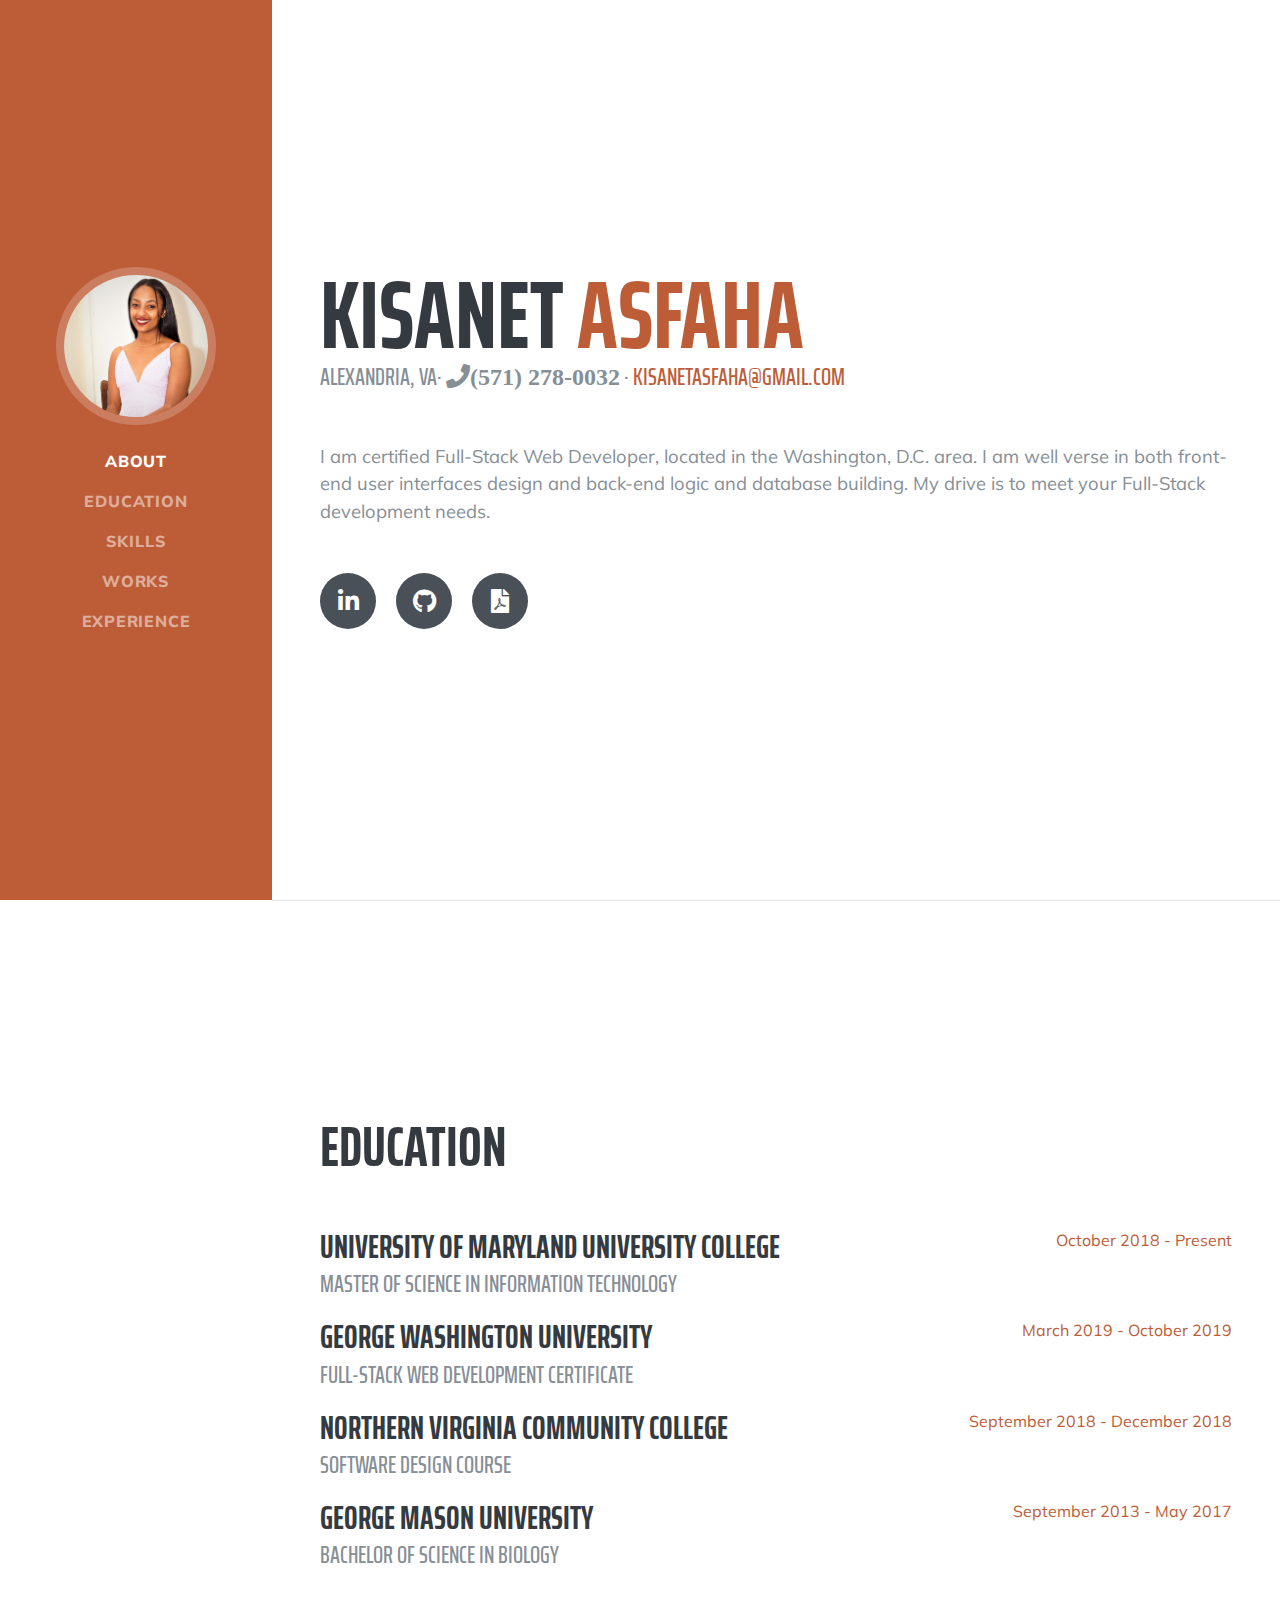
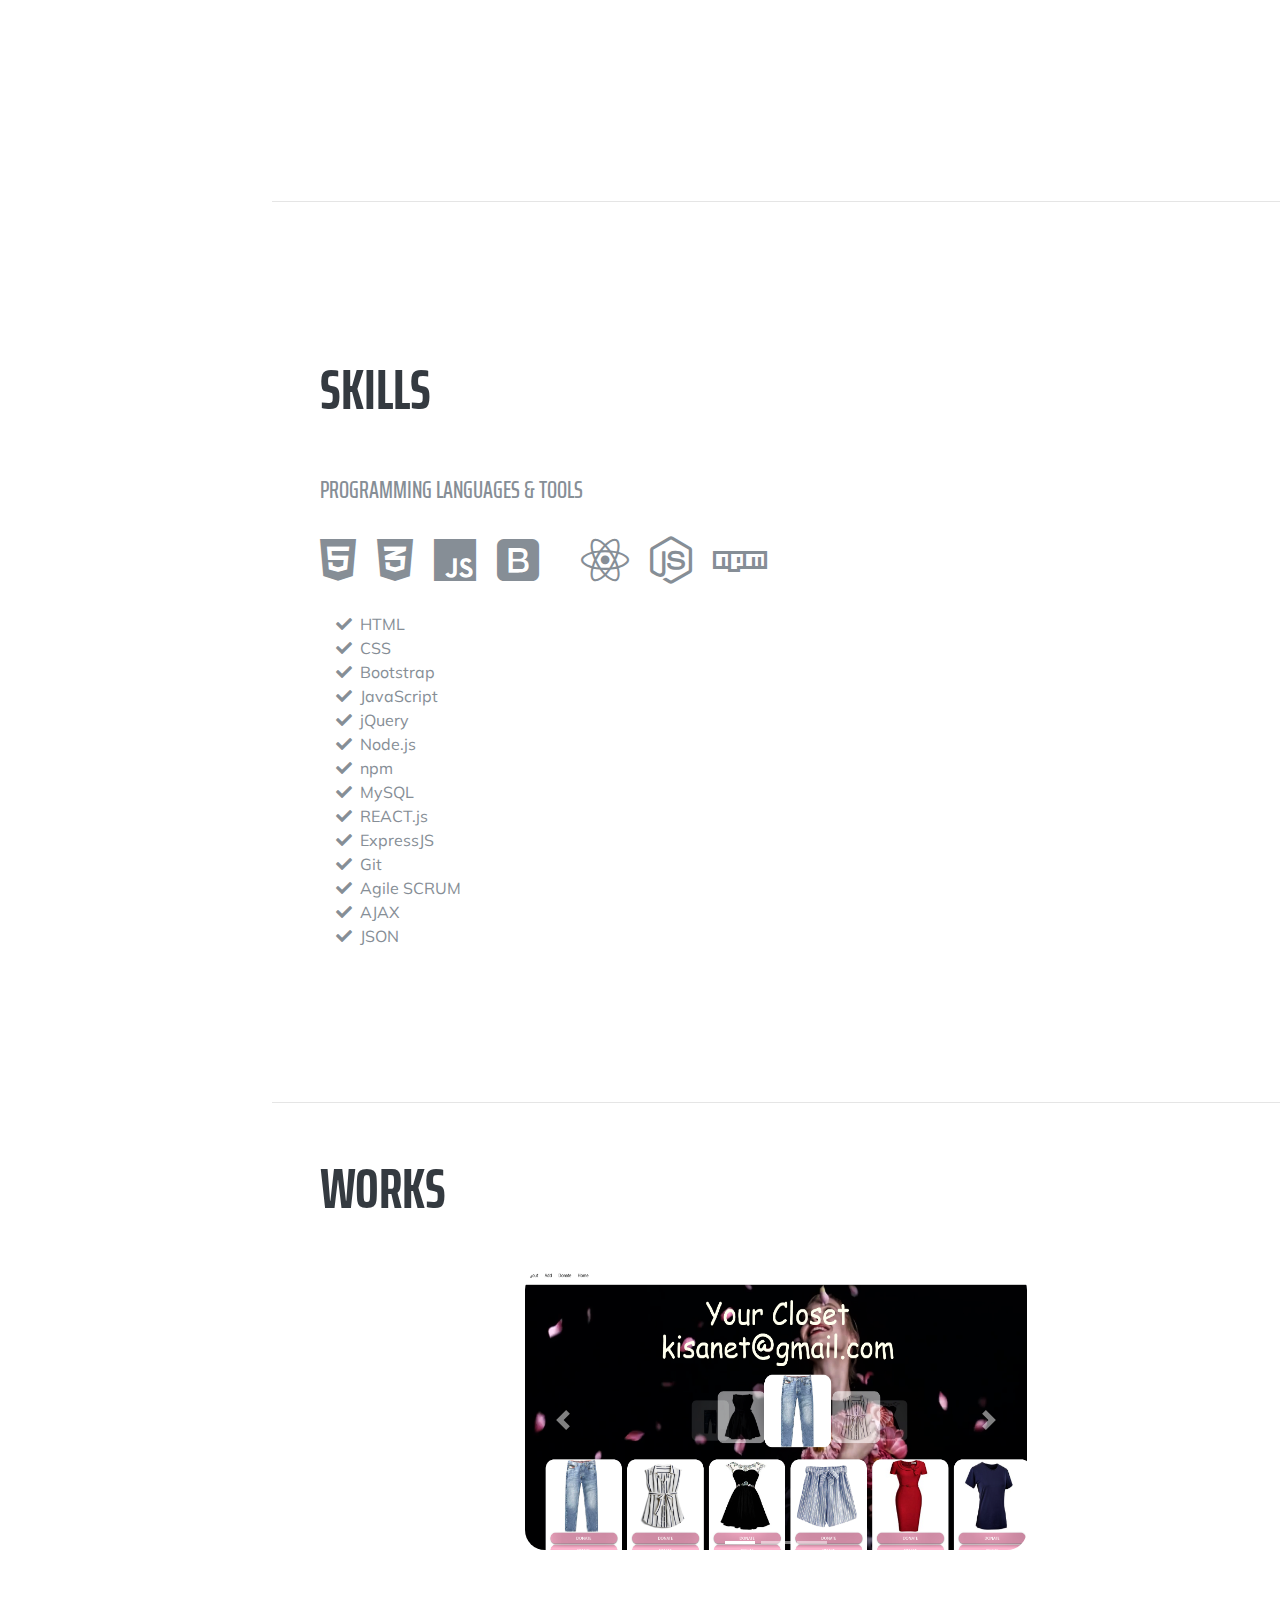
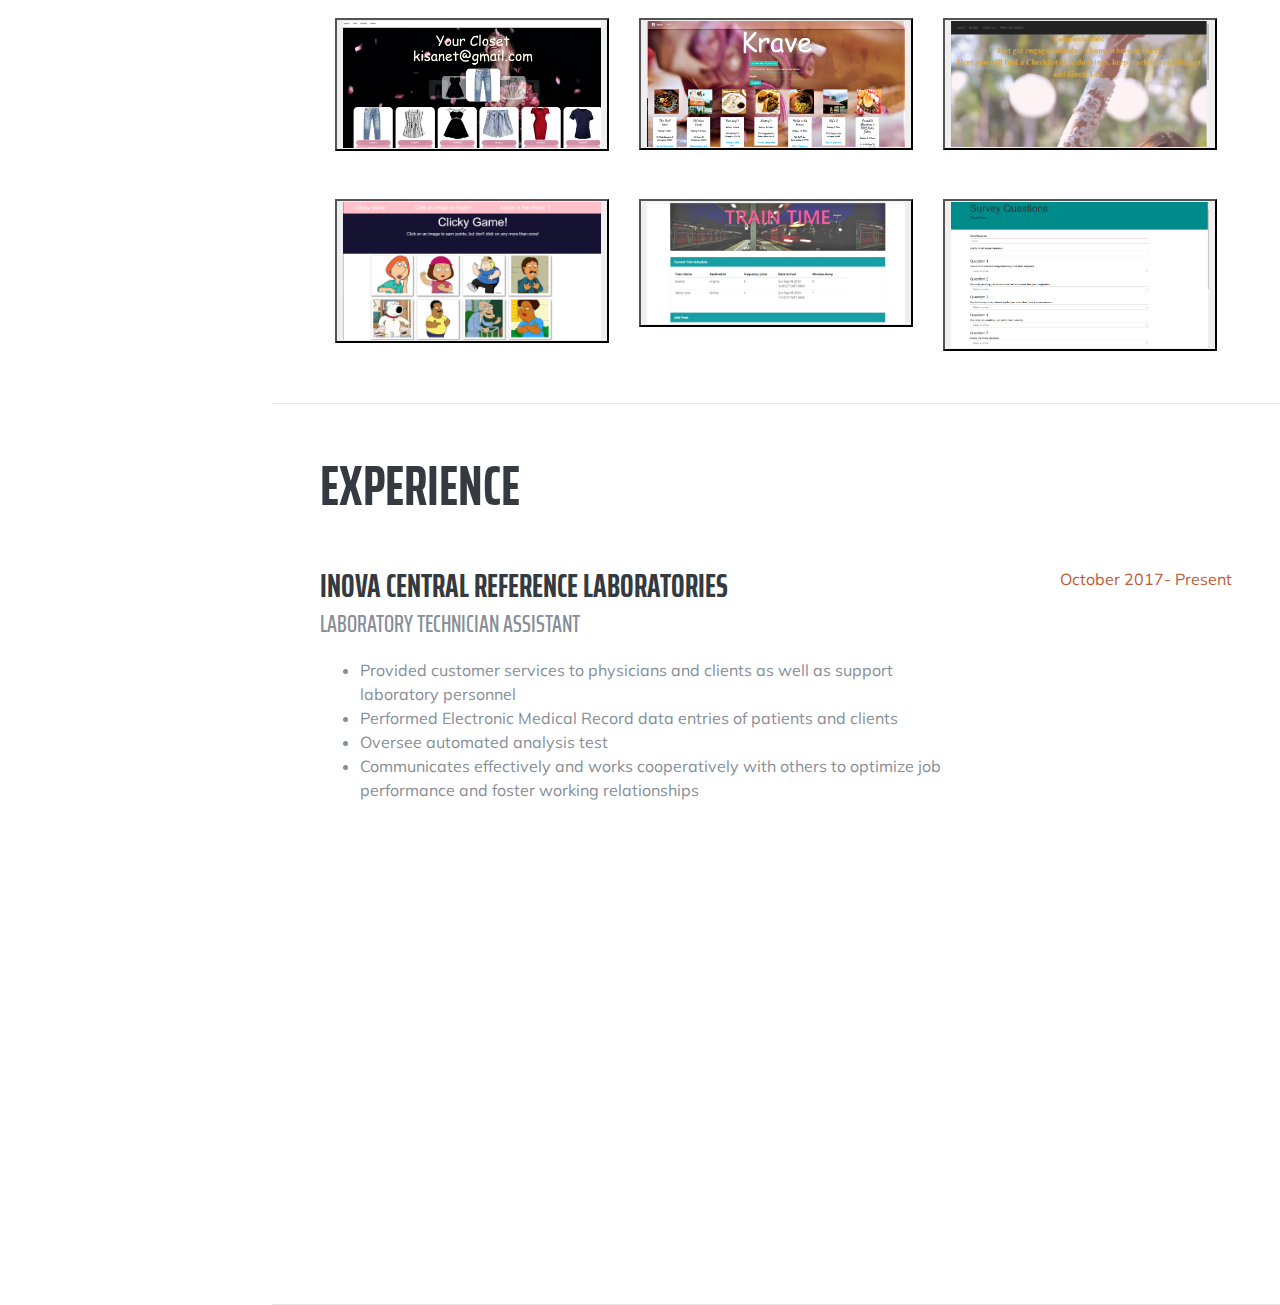
<file: index.html>
<!DOCTYPE html>
<html lang="en">

<head>

  <meta charset="utf-8">
  <meta name="viewport" content="width=device-width, initial-scale=1, shrink-to-fit=no">
  <meta name="description" content="">
  <meta name="author" content="">

  <title>Kisanet Asfaha</title>

  <!-- Bootstrap core CSS -->
  <link href="vendor/bootstrap/css/bootstrap.min.css" rel="stylesheet">
  <!-- Custom fonts for this template -->
  <link href="https://fonts.googleapis.com/css?family=Saira+Extra+Condensed:500,700" rel="stylesheet">
  <link href="https://fonts.googleapis.com/css?family=Muli:400,400i,800,800i" rel="stylesheet">
  <link href="vendor/fontawesome-free/css/all.min.css" rel="stylesheet">
  <!-- Compiled and minified JavaScript -->
  <script src="https://cdnjs.cloudflare.com/ajax/libs/materialize/1.0.0/js/materialize.min.js"></script>
  <!-- Custom styles for this template -->
  <link href="css/resume.min.css" rel="stylesheet">
  <link href="./css/heycss.css" rel="stylesheet">

</head>

<body id="page-top">

  <nav class="navbar navbar-expand-lg navbar-dark bg-primary fixed-top" id="sideNav">
    <a class="navbar-brand js-scroll-trigger" href="#page-top">
      <span class="d-block d-lg-none">Kisanet Asfaha</span>
      <span class="d-none d-lg-block">
        <img class="img-fluid img-profile rounded-circle mx-auto mb-2" src="img/kisanet.JPG" alt="">
      </span>
    </a>
    <button class="navbar-toggler" type="button" data-toggle="collapse" data-target="#navbarSupportedContent"
      aria-controls="navbarSupportedContent" aria-expanded="false" aria-label="Toggle navigation">
      <span class="navbar-toggler-icon"></span>
    </button>
    <div class="collapse navbar-collapse" id="navbarSupportedContent">
      <ul class="navbar-nav">
        <li class="nav-item">
          <a class="nav-link js-scroll-trigger" href="#about">About</a>
        </li>
        <li class="nav-item">
          <a class="nav-link js-scroll-trigger" href="#education">Education</a>
        </li> 
        <li class="nav-item">
          <a class="nav-link js-scroll-trigger" href="#skills">Skills</a>
        </li>
        <li class="nav-item">
          <a class="nav-link js-scroll-trigger" href="#interests">Works</a>
        </li>
        <li class="nav-item">
          <a class="nav-link js-scroll-trigger" href="#experience">Experience</a>
        </li>
              
        
      </ul>
    </div>
  </nav>

  <div class="container-fluid p-0">

    <section class="resume-section p-3 p-lg-5 d-flex align-items-center" id="about">
      <div class="w-100">
        <h1 class="mb-0">Kisanet
          <span class="text-primary">Asfaha</span>
        </h1>
        <div class="subheading mb-5">Alexandria, VA· <span class="fas fa-phone">(571) 278-0032 </class></span> ·
          <a href="gmail:kisanetasfaha@gmail.com">kisanetasfaha@gmail.com</a>
        </div>
        <p class="lead mb-5">I am certified Full-Stack Web Developer, located in the Washington, D.C. area. I am well
          verse
          in both front-end user interfaces design and back-end logic and database building. My drive is to meet your
          Full-Stack development needs.</p>
        <div class="social-icons">
          <a href="https://www.linkedin.com/in/kisanet-asfaha-7127a2185/">
            <i class="fab fa-linkedin-in"></i>
          </a>
          <a href="https://github.com/KisanetA">
            <i class="fab fa-github"></i>
          </a>
          <a href="./img/KisanetAsfahaResume2019.pdf">
            <i class="fas fa-file-pdf"></i>
          </a>
        </div>
      </div>
    </section>

    <hr class="m-0">

    <section class="resume-section p-3 p-lg-5 d-flex align-items-center" id="education">
      <div class="w-100">
        <h2 class="mb-5">Education</h2>

        <div class="resume-item d-flex flex-column flex-md-row justify-content-between">
          <div class="resume-content">
            <h3 class="mb-0">University of Maryland University College </h3>
            <div class="subheading mb-3">Master of Science in Information Technology  </div>
          </div>
          <div class="resume-date text-md-right">
            <span class="text-primary"> October 2018 - Present</span>
          </div>
        </div>

        <div class="resume-item d-flex flex-column flex-md-row justify-content-between">
          <div class="resume-content">
            <h3 class="mb-0">George Washington University</h3>
            <div class="subheading mb-3">Full-Stack Web Development Certificate</div>
          </div>
          <div class="resume-date text-md-right">
            <span class="text-primary">March 2019 - October 2019</span>
          </div>
        </div>

        <div class="resume-item d-flex flex-column flex-md-row justify-content-between">
          <div class="resume-content">
            <h3 class="mb-0">Northern Virginia Community College </h3>
            <div class="subheading mb-3">Software Design Course</div>
          </div>
          <div class="resume-date text-md-right">
            <span class="text-primary"> September 2018 - December 2018</span>
          </div>
        </div>

        <div class="resume-item d-flex flex-column flex-md-row justify-content-between">
          <div class="resume-content">
            <h3 class="mb-0">George Mason University</h3>
            <div class="subheading mb-3">Bachelor of Science in Biology</div>
            <!-- <div class="subheading mb-3">Minor in Psychology </div> -->
          </div>
          <div class="resume-date text-md-right">
            <span class="text-primary"> September 2013 - May 2017</span>
          </div>
        </div>

      </div>
    </section>

    <hr class="m-0">

    <section class="resume-section p-3 p-lg-5 d-flex align-items-center" id="skills">
      <div class="w-100">
        <h2 class="mb-5">Skills</h2>

        <div class="subheading mb-3">Programming Languages &amp; Tools</div>
        <ul class="list-inline dev-icons">
          <li class="list-inline-item">
            <i class="fab fa-html5"></i>
          </li>
          <li class="list-inline-item">
            <i class="fab fa-css3-alt"></i>
          </li>
          <li class="list-inline-item">
            <i class="fab fa-js"></i>
          </li>
          <li class="list-inline-item">
            <i class="fab fa-bootstrap"></i>
          </li>
          <li class="list-inline-item">
            <i class="fab fa-mysql"></i>
          </li>
          <li class="list-inline-item">
            <i class="fab fa-react"></i>
          </li>
          <li class="list-inline-item">
            <i class="fab fa-node-js"></i>
          </li>
          <li class="list-inline-item">
            <i class="fab fa-npm"></i>
          </li>
        </ul>

        <ul class="fa-ul mb-0">
          <li>
            <i class="fa-li fa fa-check"></i>
            HTML</li>
          <li>
            <i class="fa-li fa fa-check"></i>
            CSS</li>
          <li>
            <i class="fa-li fa fa-check"></i>
            Bootstrap</li>
          <li>
            <i class="fa-li fa fa-check"></i>
            JavaScript</li>
          <li>
            <i class="fa-li fa fa-check"></i>
            jQuery</li>
          <li>
            <i class="fa-li fa fa-check"></i>
            Node.js</li>
          <li>
            <i class="fa-li fa fa-check"></i>
            npm</li>
          <li>
            <i class="fa-li fa fa-check"></i>
            MySQL</li>
          <li>
            <i class="fa-li fa fa-check"></i>
            REACT.js</li>
          <li>
            <i class="fa-li fa fa-check"></i>
            ExpressJS</li>
          <li>
            <i class="fa-li fa fa-check"></i>
            Git </li>
          <li>
            <i class="fa-li fa fa-check"></i>
            Agile SCRUM</li>
            <li>
              <i class="fa-li fa fa-check"></i>
            AJAX</li>
              <li>
                <i class="fa-li fa fa-check"></i>
            JSON</li>
        </ul>
      </div>
    </section>

  <hr class="m-0">

    <section class="resume-section p-3 p-lg-5 d-flex align-items-center" id="interests">
      <div class="w-100">
        <h2 class="mb-5">Works</h2>
        <div class="bd-example">
          <div id="carouselExampleCaptions" class="carousel slide" data-ride="carousel">
            <ol class="carousel-indicators">
              <li data-target="#carouselExampleCaptions" data-slide-to="0" class="active"></li>
              <li data-target="#carouselExampleCaptions" data-slide-to="1"></li>
              <li data-target="#carouselExampleCaptions" data-slide-to="2"></li>
            </ol>
            <div class="carousel-inner">
              <div class="carousel-item active">
                <img src="./img/portfolio/yourCloset.png" class="d-block w-100" alt="...">
                <div class="carousel-caption d-none d-md-block">
                </div>
              </div>
              <div class="carousel-item">
                <img src="./img/portfolio/krave.png" class="d-block w-100" alt="...">
                <div class="carousel-caption d-none d-md-block">
                </div>
              </div>
              <div class="carousel-item">
                <img src="./img/portfolio/trainTime.png" class="d-block w-100" alt="...">
                <div class="carousel-caption d-none d-md-block">
                </div>
              </div>
            </div>
            <a class="carousel-control-prev" href="#carouselExampleCaptions" role="button" data-slide="prev">
              <span class="carousel-control-prev-icon" aria-hidden="true"></span>
              <span class="sr-only">Previous</span>
            </a>
            <a class="carousel-control-next" href="#carouselExampleCaptions" role="button" data-slide="next">
              <span class="carousel-control-next-icon" aria-hidden="true"></span>
              <span class="sr-only">Next</span>
            </a>
          </div>
        </div>

        <div class="container">
          <!-- Portfolio Grid Items -->
          <div class="row">

            <!-- Portfolio Item 1 -->
            <div class="col-md-6 col-lg-4">
              <div class="portfolio-item mx-auto" data-toggle="modal" data-target="#portfolioModal2">
                <div class="portfolio-item-caption d-flex align-items-center justify-content-center h-100 w-100">
                  <div class="portfolio-item-caption-content text-center text-white">
                    <i class="fas fa-plus fa-3x"></i>
                  </div>
                </div>
                <button id="myBtn"><img class="img-fluid" src="img/portfolio/yourCloset.png" alt=""></button>
              </div>

              <!-- The Modal -->
              <div id="myModal" class="modal">
                <!-- Modal content -->
                <div class="modal-content">
                  <span class="close">&times;</span>
                  <h3>Your Closet</h3>
                  <p>A web application that's designed to help a user organize his/her closet by easily scrolling through the application while on the read or just sitting at home.</p>
                    <ul> <h3>Utilized:</h3>
                    <li>Node.js</li>
                    <li>JavaScript</li>
                    <li>jQuery</li>
                    <li>MySQL</li>
                    <li>Bootstrap</li>
                    <li>Heroku</li>
                  </ul>                  
                  <a href="https://guarded-refuge-77501.herokuapp.com" id="link" target="_blank">Link to Your-Closet!</a>
                  <a href="https://github.com/KisanetA/yourCloset" id="link" target="_blank">Link to Github</a>
                </div>
              </div>
            </div>
            <!-- Portfolio Item 2 -->
            <div class="col-md-6 col-lg-4">
              <div class="portfolio-item mx-auto" data-toggle="modal" data-target="#portfolioModal2">
                <div class="portfolio-item-caption d-flex align-items-center justify-content-center h-100 w-100">
                  <div class="portfolio-item-caption-content text-center text-white">
                    <i class="fas fa-plus fa-3x"></i>
                  </div>
                </div>
                <button id="myBtn2"> <img class="img-fluid" src="img/portfolio/krave.png" alt=""></button>
              </div>
              <!-- The Modal -->
              <div id="myModal2" class="modal">
                <!-- Modal content -->
                <div class="modal-content">
                  <span class="close2">&times;</span>
                  <h3>Krave</h3>
                  <p>A web application that makes use of pre-existing APIs to pull up to date restaurants, recipes and cooking classes in VA. Developed JavaScript application using jQuery library. Designed application using HTML5, CSS3 and by utilizing AJAX calls. </p>
                  <ul> <h6>Utilized:</h6>
                    <li>HTML5</li>
                    <li>CSS3</li>
                    <li>jQuery</li>
                    <li>JavaScript</li>
                    <li>Bootstrap</li>
                    <li>Github</li>
                  </ul>
                  <a href="https://kisaneta.github.io/Krave/" id="link" target="_blank">Link to Krave!</a>
                  <a href="https://github.com/KisanetA/Krave" id="link" target="_blank">Link to Github</a>
                </div>
              </div>
            </div>

            <!-- Portfolio Item 5 -->
            <div class="col-md-6 col-lg-4">
              <div class="portfolio-item mx-auto" data-toggle="modal" data-target="#portfolioModal2">
                <div class="portfolio-item-caption d-flex align-items-center justify-content-center h-100 w-100">
                  <div class="portfolio-item-caption-content text-center text-white">
                    <i class="fas fa-plus fa-3x"></i>
                  </div>
                </div>
                <button id="myBtn5"> <img class="img-fluid" src="img/portfolio/bride.png" alt=""></button>
              </div>
              <!-- The Modal -->
              <div id="myModal5" class="modal">
                <!-- Modal content -->
                <div class="modal-content">
                  <span class="close5">&times;</span>
                  <h3>BrideApp</h3>
                  BrideApp is a web application that help users plan a wedding using the basic tools such as guestlist, budget and checklists. Developed JavaScript application using ReactJS library and building a reusable UI components.</p>
                  <ul> <h6>Utilized:</h6>
                    <li>HTML5</li>
                    <li>CSS3</li>
                    <li>jQuery</li>
                    <li>JavaScript</li>
                    <li>React</li>
                    <li>Node.js</li>
                    <li>Bootstrap</li>
                    <li>Heroku</li>                                
                  </ul>
                  <a href="https://cryptic-stream-12008.herokuapp.com/" id="link" target="_blank">Link to BrideApp!</a>
                  <a href="https://github.com/KisanetA/brideApp" id="link" target="_blank">Link to Github</a>
                </div>
              </div>
            </div>

            <!-- Portfolio Item 4 -->
            <div class="col-md-6 col-lg-4">
              <div class="portfolio-item mx-auto" data-toggle="modal" data-target="#portfolioModal2">
                <div class="portfolio-item-caption d-flex align-items-center justify-content-center h-100 w-100">
                  <div class="portfolio-item-caption-content text-center text-white">
                    <i class="fas fa-plus fa-3x"></i>
                  </div>
                </div>
                <button id="myBtn4"><img class="img-fluid" src="img/portfolio/clicky.png" alt=""></button>
              </div>
              <!-- The Modal -->
              <div id="myModal4" class="modal">
                <!-- Modal content -->
                <div class="modal-content">
                  <span class="close4">&times;</span>
                  <h3>Clicky Game</h3>
                  <p>A web application that will render different images to the screen. The application will keep track of the user's score and the score will increment after every click. The user's score will reset to 0 if they click the same image more than once. Every time an image is clicked, the images will shuffle themselves in a random order</p>
                  <ul> <h6>Utilized:</h6>
                    <li>HTML5</li>
                    <li>CSS3</li>
                    <li>jQuery</li>
                    <li>JavaScript</li>
                    <li>React</li>
                    <li>Node.js</li>
                    <li>Bootstrap</li>
                    <li>Heroku</li>                                
                  </ul>
                  <a href="https://hidden-beach-04437.herokuapp.com/" id="link" target="_blank">Link to Clicky Game!</a>
                  <a href="https://github.com/KisanetA/ClickyGame" id="link" target="_blank">Link to Github</a>
                </div>
              </div>
            </div>
            
               <!-- Portfolio Item 3 -->
               <div class="col-md-6 col-lg-4">
                <div class="portfolio-item mx-auto" data-toggle="modal" data-target="#portfolioModal2">
                  <div class="portfolio-item-caption d-flex align-items-center justify-content-center h-100 w-100">
                    <div class="portfolio-item-caption-content text-center text-white">
                      <i class="fas fa-plus fa-3x"></i>
                    </div>
                  </div>
                  <button id="myBtn3"> <img class="img-fluid" src="img/portfolio/trainTime.png" alt=""></button>
                </div>
                <!-- The Modal -->
                <div id="myModal3" class="modal">
                  <!-- Modal content -->
                  <div class="modal-content">
                    <span class="close3">&times;</span>
                    <h3> Train-Scheduler</h3>
                    <p>Train-Scheduler is an application that incorporates Firebase to host arrival and departure data. The application will retrieve and manipulate information with Moment.js. The website provides up-to-date information about various trains, namely their arrival times and how many minutes remain until they arrive at their station</p>
                    <ul> <h6>Utilized:</h6>
                      <li>HTML5</li>
                      <li>CSS3</li>
                      <li>jQuery</li>
                      <li>JavaScript</li>
                      <li>Firebase</li>                                
                    </ul>
                    <a href="https://kisaneta.github.io/Train-Scheduler/" id="link" target="_blank">Link to Train!</a>
                    <a href="https://github.com/KisanetA/Train-Scheduler" id="link" target="_blank">Link to Github</a>
                  </div>
                </div>
              </div>

               <!-- Portfolio Item 6 -->
               <div class="col-md-6 col-lg-4">
                <div class="portfolio-item mx-auto" data-toggle="modal" data-target="#portfolioModal2">
                  <div class="portfolio-item-caption d-flex align-items-center justify-content-center h-100 w-100">
                    <div class="portfolio-item-caption-content text-center text-white">
                      <i class="fas fa-plus fa-3x"></i>
                    </div>
                  </div>
                  <button id="myBtn6"> <img class="img-fluid" src="img/portfolio/friend.png" alt=""></button>
                </div>
                <!-- The Modal -->
                <div id="myModal6" class="modal">
                  <!-- Modal content -->
                  <div class="modal-content">
                    <span class="close6">&times;</span>
                    <h3>Friend-Finder</h3>
                    <p>FriendFinder is a dating app which will be comparing two user's answers. Then the App will display the name and picture of the user with the best overall match.</p>
                    <ul> <h6>Utilized:</h6>
                      <li>HTML5</li>
                      <li>CSS3</li>
                      <li>jQuery</li>
                      <li>JavaScript</li>
                      <li>Bootstrap</li> 
                      <li>Heroku</li>                               
                    </ul>
                    <a href="https://fast-tor-39351.herokuapp.com/" id="link" target="_blank">Link to Friend-Finder!</a>
                    <a href="https://github.com/KisanetA/FriendFinder" id="link" target="_blank">Link to Github</a>
                  </div>
                </div>
              </div>

            <!-- Portfolio Item 5 -->
            <!-- <div class="col-md-6 col-lg-4">
              <div class="portfolio-item mx-auto" data-toggle="modal" data-target="#portfolioModal5">
                <div class="portfolio-item-caption d-flex align-items-center justify-content-center h-100 w-100">
                  <div class="portfolio-item-caption-content text-center text-white">
                    <i class="fas fa-plus fa-3x"></i>
                  </div>
                </div>
                <img class="img-fluid" src="img/portfolio/safe.png" alt="">
              </div>
            </div> -->

            <!-- Portfolio Item 6 -->
            <!-- <div class="col-md-6 col-lg-4">
              <div class="portfolio-item mx-auto" data-toggle="modal" data-target="#portfolioModal6">
                <div class="portfolio-item-caption d-flex align-items-center justify-content-center h-100 w-100">
                  <div class="portfolio-item-caption-content text-center text-white">
                    <i class="fas fa-plus fa-3x"></i>
                  </div>
                </div>
                <button id="myBtn6"> <img class="img-fluid" src="img/portfolio/friend.png" alt=""></button> -->
                <!-- The Modal -->
                <!-- <div id="myModal6" class="modal"> -->
                  <!-- Modal content -->
                  <!-- <div class="modal-content">
                    <span class="close6">&times;</span>
                    <h3>Friend-Finder</h3>
                    <p>FriendFinder is a dating app which will be comparing two user's answers. Then the App will display the name and picture of the user with the best overall match.</p>
                    <ul> <h6>Utilized:</h6>
                      <li>HTML5</li>
                      <li>CSS3</li>
                      <li>jQuery</li>
                      <li>JavaScript</li>
                      <li>Bootstrap</li> 
                      <li>Heroku</li>                               
                    </ul>
                    <a href="https://fast-tor-39351.herokuapp.com/" id="link" target="_blank">Link to Friend-Finder!</a>
                    <a href="https://github.com/KisanetA/FriendFinder" id="link" target="_blank">Link to Github</a>
              </div>
            </div>
          </div> -->
            <!-- /.row -->

          </div>

    </section>
<hr class="m-0">
    <section class="resume-section p-3 p-lg-5 d-flex justify-content-center" id="experience">
      <div class="w-100">
        <h2 class="mb-5">Experience</h2>


        <div id="inova" class="resume-item d-flex flex-column flex-md-row justify-content-between mb-5">
          <div class="resume-content">
            <h3 class="mb-0">Inova Central Reference Laboratories</h3>
            <div class="subheading mb-3">Laboratory Technician Assistant</div>
            <ul>
              <li>Provided customer services to physicians and clients as well as support laboratory personnel</li>
              <li>Performed Electronic Medical Record data entries of patients and clients</li>
              <li>Oversee automated analysis test</li>
              <li>Communicates effectively and works cooperatively with others to optimize job performance and foster working relationships</li>
            </ul>
          </div>
          <div class="resume-date text-md-right">
            <span class="text-primary">October 2017- Present</span>
          </div>
        </div>

        <!-- <div class="resume-item d-flex flex-column flex-md-row justify-content-between">
          <div class="resume-content">
            <h3 class="mb-0">CVS Pharmacy</h3>
            <div class="subheading mb-3">Pharmacy Technician</div>
            <ul>
              <li>Receiving and verifying the prescriptions</li>
              <li> Assisting and resolving insurance claim processing</li>
              <li>Ensured customers receive quality care</li>
            </ul>
          </div>
          <div class="resume-date text-md-right">
            <span class="text-primary">August 2016 - January 2018</span>
          </div>
        </div> -->

      </div>

    </section>

    <hr class="m-0">
 


  </div>
  <!-- Bootstrap core JavaScript -->
  <script src="vendor/jquery/jquery.min.js"></script>
  <script src="vendor/bootstrap/js/bootstrap.bundle.min.js"></script>

  <!-- Plugin JavaScript -->
  <script src="vendor/jquery-easing/jquery.easing.min.js"></script>

  <!-- Custom scripts for this template -->
  <script src="js/resume.min.js"></script>
  <script src="./js/myjs.js"></script>

</body>

</html>
</file>
<file: css/heycss.css>
/* .carousel-item{
    width: 30%;
    float: left;
    margin: 1.66%;

} */
#carouselExampleCaptions{
    height: 300px;
}
.carousel-item img{
    margin: auto;
    width: 55%; 
    height: 280px;
    box-shadow: 2px; 
    border-radius: 20px; 
    }
   .carousel{
        width: 55%;
        height: 300px;
        margin:auto;

    }

    /* The Modal (background) */
.modal {
    display: none; /* Hidden by default */
    position: fixed; /* Stay in place */
    z-index: 1; /* Sit on top */
    left: 0;
    top: 0;
    width: 100%; /* Full width */
    height: 100%; /* Full height */
    overflow: auto; /* Enable scroll if needed */
    background-color: rgb(0,0,0); /* Fallback color */
    background-color: rgba(0,0,0,0.4); /* Black w/ opacity */
  }
  
  /* Modal Content/Box */
  .modal-content {
    background-color: #fefefe;
    margin: 15% auto; /* 15% from the top and centered */
    padding: 20px;
    border: 1px solid #888;
    width: 50%; 
    
  }

  
  
  /* The Close Button */
  .close {
    color: black;
    float: right;
    font-size: 28px;
    font-weight: bold;
  }
  .close2 {
    color: black;
    float: right;
    font-size: 28px;
    font-weight: bold;
  }
  .close3 {
    color: black;
    float: right;
    font-size: 28px;
    font-weight: bold;
  }
  .close4 {
    color: black;
    float: right;
    font-size: 28px;
    font-weight: bold;
  }
  .close5 {
    color: black;
    float: right;
    font-size: 28px;
    font-weight: bold;
  }
  .close6 {
    color: black;
    float: right;
    font-size: 28px;
    font-weight: bold;
  }
  
  .close:hover,
  .close:focus {
    color: black;
    text-decoration: none;
    cursor: pointer;
  }
  .close2:hover,
  .close2:focus {
    color: black;
    text-decoration: none;
    cursor: pointer;
  }
  .close3:hover,
  .close3:focus {
    color: black;
    text-decoration: none;
    cursor: pointer;
  }
  .close4:hover,
  .close4:focus {
    color: black;
    text-decoration: none;
    cursor: pointer;
  }
  .close5:hover,
  .close5:focus {
    color: black;
    text-decoration: none;
    cursor: pointer;
  }
  .close6:hover,
  .close6:focus {
    color: black;
    text-decoration: none;
    cursor: pointer;
  }
</file>
<file: css/resume.min.css>
/*!
 * Start Bootstrap - Resume v5.0.8 (https://startbootstrap.com/template-overviews/resume)
 * Copyright 2013-2019 Start Bootstrap
 * Licensed under MIT (https://github.com/BlackrockDigital/startbootstrap-resume/blob/master/LICENSE)
 */body{font-family:Muli,-apple-system,BlinkMacSystemFont,'Segoe UI',Roboto,'Helvetica Neue',Arial,sans-serif,'Apple Color Emoji','Segoe UI Emoji','Segoe UI Symbol','Noto Color Emoji';padding-top:54px;color:#868e96}@media (min-width:992px){body{padding-top:0;padding-left:17rem}}h1,h2,h3,h4,h5,h6{font-family:'Saira Extra Condensed',-apple-system,BlinkMacSystemFont,'Segoe UI',Roboto,'Helvetica Neue',Arial,sans-serif,'Apple Color Emoji','Segoe UI Emoji','Segoe UI Symbol','Noto Color Emoji';font-weight:700;text-transform:uppercase;color:#343a40}h1{font-size:6rem;line-height:5.5rem}h2{font-size:3.5rem}h3{font-size:2rem}p.lead{font-size:1.15rem;font-weight:400}.subheading{text-transform:uppercase;font-weight:500;font-family:'Saira Extra Condensed',-apple-system,BlinkMacSystemFont,'Segoe UI',Roboto,'Helvetica Neue',Arial,sans-serif,'Apple Color Emoji','Segoe UI Emoji','Segoe UI Symbol','Noto Color Emoji';font-size:1.5rem}.social-icons a{display:inline-block;height:3.5rem;width:3.5rem;background-color:#495057;color:#fff!important;border-radius:100%;text-align:center;font-size:1.5rem;line-height:3.5rem;margin-right:1rem}.social-icons a:last-child{margin-right:0}.social-icons a:hover{background-color:#bd5d38}.dev-icons{font-size:3rem}.dev-icons .list-inline-item i:hover{color:#bd5d38}#sideNav .navbar-nav .nav-item .nav-link{font-weight:800;letter-spacing:.05rem;text-transform:uppercase}#sideNav .navbar-toggler:focus{outline-color:#d48a6e}@media (min-width:992px){#sideNav{text-align:center;position:fixed;top:0;left:0;display:flex;flex-direction:column;width:17rem;height:100vh}#sideNav .navbar-brand{display:flex;margin:auto auto 0;padding:.5rem}#sideNav .navbar-brand .img-profile{max-width:10rem;max-height:10rem;border:.5rem solid rgba(255,255,255,.2)}#sideNav .navbar-collapse{display:flex;align-items:flex-start;flex-grow:0;width:100%;margin-bottom:auto}#sideNav .navbar-collapse .navbar-nav{flex-direction:column;width:100%}#sideNav .navbar-collapse .navbar-nav .nav-item{display:block}#sideNav .navbar-collapse .navbar-nav .nav-item .nav-link{display:block}}section.resume-section{padding-top:5rem!important;padding-bottom:5rem!important;max-width:75rem}section.resume-section .resume-item .resume-date{min-width:none}@media (min-width:768px){section.resume-section{min-height:100vh}section.resume-section .resume-item .resume-date{min-width:18rem}}@media (min-width:992px){section.resume-section{padding-top:3rem!important;padding-bottom:3rem!important}}.bg-primary{background-color:#bd5d38!important}.text-primary{color:#bd5d38!important}a{color:#bd5d38}a:active,a:focus,a:hover{color:#824027}
</file>
